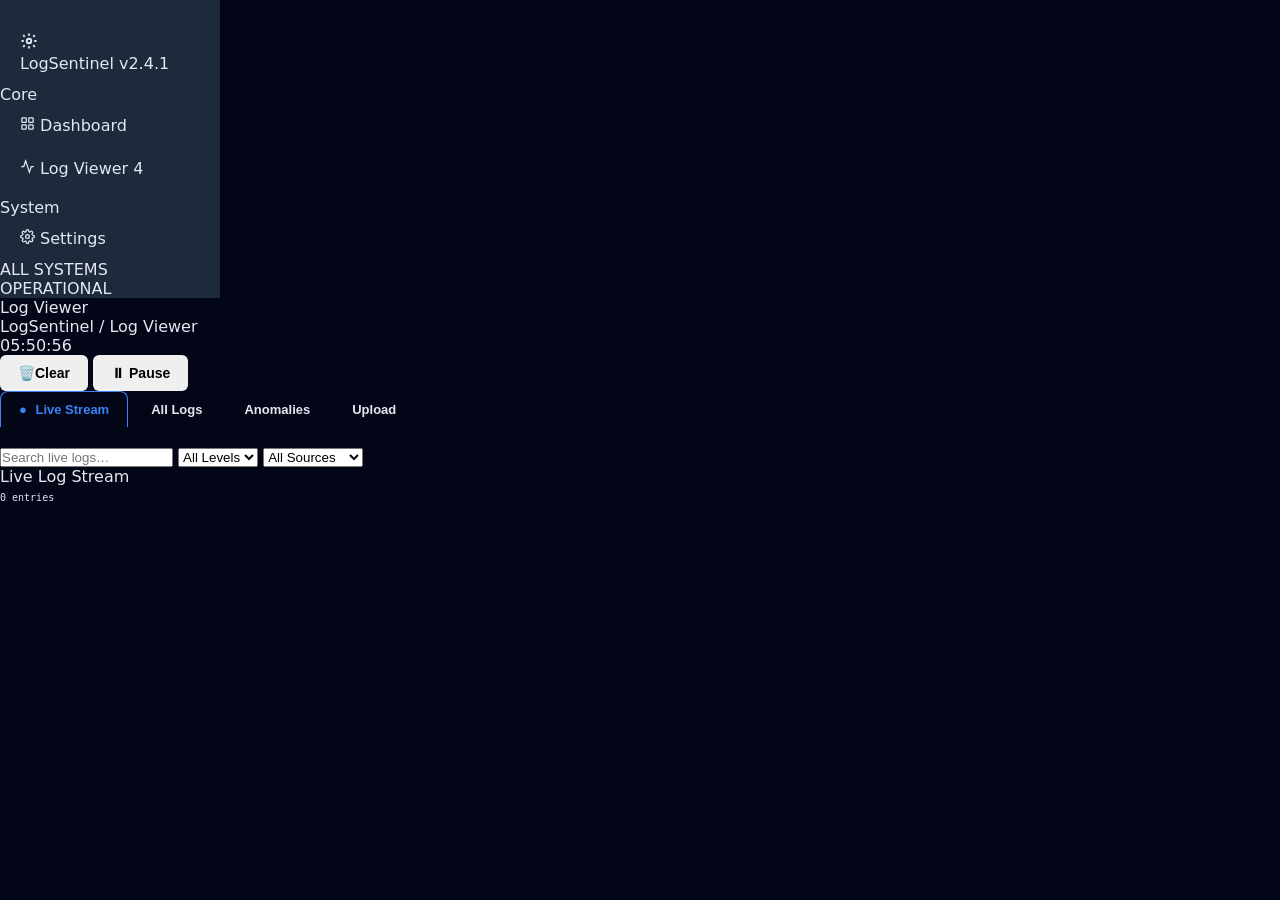
<file: frontend/Logs.html>
<!DOCTYPE html>
<html lang="en">
<head>
  <meta charset="UTF-8" />
  <meta name="viewport" content="width=device-width, initial-scale=1.0" />
  <title>LogSentinel — Log Viewer</title>
  <link rel="stylesheet" href="css/style.css" />
  <style>
    /* Page-specific extras */
    .tabs { display: flex; gap: 4px;
         border-bottom: 1px solid var(--border);
          margin-bottom: 20px; }
    .tab  {
      padding: 10px 18px; font-size: 13px; font-weight: 700; cursor: pointer;
      border-radius: 8px 8px 0 0; color: var(--muted);
      border: 1px solid transparent; border-bottom: none;
      transition: all 0.2s; font-family: 'Syne', sans-serif;
    }
    .tab:hover  { color: var(--text); }
    .tab.active { background: var(--surface); color: var(--accent); border-color: var(--border); border-bottom-color: var(--surface); }

    .tab-panel { display: none; }
    .tab-panel.active { display: block; animation: fadeIn 0.25s ease; }
    @keyframes fadeIn { from{opacity:0;transform:translateY(6px)} to{opacity:1;transform:translateY(0)} }

    .upload-zone {
      border: 2px dashed var(--border); border-radius: 12px;
      padding: 48px; text-align: center; cursor: pointer;
      transition: all 0.3s;
    }
    .upload-zone:hover, .upload-zone.drag-over {
      border-color: var(--accent);
      background: rgba(0,245,212,0.03);
    }
    .upload-icon  { font-size: 42px; display: block; margin-bottom: 12px; }
    .upload-title { font-size: 15px; font-weight: 700; color: var(--text); margin-bottom: 6px; }
    .upload-sub   { font-family: 'Space Mono', monospace; font-size: 11px; color: var(--muted); }
  </style>
</head>
<body>

<div class="app-shell">

  <!-- ═══════════════ SIDEBAR ═══════════════ -->
  <aside class="sidebar">
    <div class="sidebar-brand">
      <a class="brand-logo" href="index.html">
        <div class="brand-icon">
          <svg width="18" height="18" viewBox="0 0 24 24" fill="none" stroke="currentColor" stroke-width="2.5">
            <circle cx="12" cy="12" r="3"/>
            <path d="M12 2v3M12 19v3M4.22 4.22l2.12 2.12M17.66 17.66l2.12 2.12M2 12h3M19 12h3M4.22 19.78l2.12-2.12M17.66 6.34l2.12-2.12"/>
          </svg>
        </div>
        <div>
          <span class="brand-name">LogSentinel</span>
          <span class="brand-sub">v2.4.1</span>
        </div>
      </a>
    </div>

    <nav class="sidebar-nav">
      <div class="nav-section-label">Core</div>

      <a class="nav-item" href="index.html">
        <svg width="15" height="15" viewBox="0 0 24 24" fill="none" stroke="currentColor" stroke-width="2">
          <rect x="3" y="3" width="7" height="7" rx="1"/><rect x="14" y="3" width="7" height="7" rx="1"/>
          <rect x="3" y="14" width="7" height="7" rx="1"/><rect x="14" y="14" width="7" height="7" rx="1"/>
        </svg>
        Dashboard
      </a>

      <a class="nav-item active" href="logs.html">
        <svg width="15" height="15" viewBox="0 0 24 24" fill="none" stroke="currentColor" stroke-width="2">
          <polyline points="22 12 18 12 15 21 9 3 6 12 2 12"/>
        </svg>
        Log Viewer
        <span class="nav-badge">4</span>
      </a>

      <div class="nav-section-label" style="margin-top:8px">System</div>

      <a class="nav-item" href="#">
        <svg width="15" height="15" viewBox="0 0 24 24" fill="none" stroke="currentColor" stroke-width="2">
          <circle cx="12" cy="12" r="3"/>
          <path d="M19.4 15a1.65 1.65 0 00.33 1.82l.06.06a2 2 0 010 2.83 2 2 0 01-2.83 0l-.06-.06a1.65 1.65 0 00-1.82-.33 1.65 1.65 0 00-1 1.51V21a2 2 0 01-4 0v-.09A1.65 1.65 0 009 19.4a1.65 1.65 0 00-1.82.33l-.06.06a2 2 0 01-2.83-2.83l.06-.06A1.65 1.65 0 004.68 15a1.65 1.65 0 00-1.51-1H3a2 2 0 010-4h.09A1.65 1.65 0 004.6 9a1.65 1.65 0 00-.33-1.82l-.06-.06a2 2 0 012.83-2.83l.06.06A1.65 1.65 0 009 4.68a1.65 1.65 0 001-1.51V3a2 2 0 014 0v.09a1.65 1.65 0 001 1.51 1.65 1.65 0 001.82-.33l.06-.06a2 2 0 012.83 2.83l-.06.06A1.65 1.65 0 0019.4 9a1.65 1.65 0 001.51 1H21a2 2 0 010 4h-.09a1.65 1.65 0 00-1.51 1z"/>
        </svg>
        Settings
      </a>
    </nav>

    <div class="sidebar-footer">
      <div class="system-status">
        <div class="status-dot"></div>
        ALL SYSTEMS OPERATIONAL
      </div>
    </div>
  </aside>

  <!-- ═══════════════ MAIN ═══════════════ -->
  <div class="main">

    <header class="header">
      <div class="header-left">
        <div class="page-title">Log Viewer</div>
        <div class="page-breadcrumb">LogSentinel / Log Viewer</div>
      </div>
      <div class="header-right">
        <div class="header-clock" id="clock">--:--:--</div>
        <button class="btn btn-ghost" onclick="window.clearLogs()">🗑️Clear</button>
        <button class="btn btn-primary" id="pause-btn" onclick="window.togglePause()">⏸ Pause</button>
      </div>
    </header>

    <div class="page-content">

      <!-- Tabs -->
      <div class="tabs">
        <div class="tab active" onclick="switchTab('live')">
          <span style="color:var(--danger);margin-right:5px">●</span> Live Stream
        </div>
        <div class="tab" onclick="switchTab('all')">All Logs</div>
        <div class="tab" onclick="switchTab('anomalies')">Anomalies</div>
        <div class="tab" onclick="switchTab('upload')">Upload</div>
      </div>

      <!-- ▌ LIVE STREAM ▐ -->
      <div class="tab-panel active" id="tab-live">

        <div class="filter-bar">
          <input class="search-input" type="text" placeholder="Search live logs…"
            id="log-search" oninput="window.filterLogs()"/>
          <select class="select-input" id="log-level-filter" onchange="window.filterLogs()">
            <option value="">All Levels</option>
            <option>ERROR</option><option>WARN</option>
            <option>INFO</option><option>DEBUG</option>
          </select>
          <select class="select-input" id="log-source-filter" onchange="window.filterLogs()">
            <option value="">All Sources</option>
            <option>auth-service</option><option>api-gateway</option>
            <option>db-connector</option><option>rate-limiter</option>
            <option>ml-detector</option><option>firewall</option>
          </select>
        </div>

        <div class="panel">
          <div class="panel-header">
            <div class="panel-title">
              <span class="panel-title-dot" style="animation:dot-blink 0.8s infinite"></span>
              Live Log Stream
            </div>
            <span style="font-family:'Space Mono',monospace;font-size:10px;color:var(--muted)"
              id="log-count">0 entries</span>
          </div>
          <div class="panel-body" style="padding:12px 16px">
            <div class="log-feed" id="log-feed"></div>
          </div>
        </div>
      </div>

      <!-- ▌ ALL LOGS ▐ -->
      <div class="tab-panel" id="tab-all">
        <div class="panel">
          <div class="panel-header">
            <div class="panel-title">
              <span class="panel-title-dot" style="background:var(--info)"></span>
              All Captured Logs
            </div>
            <span style="font-family:'Space Mono',monospace;font-size:10px;color:var(--muted)"
              id="log-count-2">-- entries</span>
          </div>
          <div class="panel-body" style="padding:0">
            <table class="data-table">
              <thead>
                <tr><th>#</th><th>Time</th><th>Level</th><th>Source</th><th>Message</th></tr>
              </thead>
              <tbody id="log-table-body"></tbody>
            </table>
          </div>
        </div>
      </div>

      <!-- ▌ ANOMALIES ▐ -->
      <div class="tab-panel" id="tab-anomalies">

        <!-- Severity counts -->
        <div class="stats-grid" style="margin-bottom:16px">
          <div class="stat-card danger" style="padding:14px">
            <div class="stat-label">Critical</div>
            <div class="stat-value" id="sev-critical" style="font-size:22px">2</div>
          </div>
          <div class="stat-card warning" style="padding:14px">
            <div class="stat-label">High</div>
            <div class="stat-value" id="sev-high" style="font-size:22px">2</div>
          </div>
          <div class="stat-card info" style="padding:14px">
            <div class="stat-label">Medium</div>
            <div class="stat-value" id="sev-medium" style="font-size:22px">2</div>
          </div>
          <div class="stat-card success" style="padding:14px">
            <div class="stat-label">Low</div>
            <div class="stat-value" id="sev-low" style="font-size:22px">2</div>
          </div>
        </div>

        <div class="filter-bar">
          <input class="search-input" type="text" placeholder="Search anomalies…"
            id="anomaly-search" oninput="window.filterAnomalies()"/>
          <select class="select-input" id="anomaly-sev-filter" onchange="window.filterAnomalies()">
            <option value="">All Severities</option>
            <option>critical</option><option>high</option>
            <option>medium</option><option>low</option>
          </select>
          <button class="btn btn-danger" onclick="runAnomalyScan()">🔍 Run Detection Scan</button>
        </div>

        <div class="panel">
          <div class="panel-header">
            <div class="panel-title">
              <span class="panel-title-dot" style="background:var(--danger)"></span>
              Detected Anomalies
            </div>
          </div>
          <div class="panel-body" style="padding:0">
            <table class="data-table">
              <thead>
                <tr><th>ID</th><th>Anomaly</th><th>Source</th><th>Severity</th><th>Events</th><th>Detected</th><th>Actions</th></tr>
              </thead>
              <tbody id="anomaly-table-body"></tbody>
            </table>
          </div>
        </div>
      </div>

      <!-- ▌ UPLOAD ▐ -->
      <div class="tab-panel" id="tab-upload">
        <div class="content-grid">

          <div class="panel">
            <div class="panel-header">
              <div class="panel-title">
                <span class="panel-title-dot"></span>
                Upload Log File
              </div>
            </div>
            <div class="panel-body">
              <div class="upload-zone" id="upload-zone"
                onclick="document.getElementById('file-input').click()">
                <span class="upload-icon">📂</span>
                <div class="upload-title">Drop your log file here</div>
                <div class="upload-sub">Supports .log .txt .gz .json — Max 500MB</div>
                <input type="file" id="file-input" accept=".log,.txt,.gz,.json"
                  style="display:none" onchange="window.handleFileSelect(event)"/>
              </div>

              <div id="upload-preview" style="display:none;margin-top:16px">
                <div class="alert-strip warning">
                  📄 <span id="upload-filename">—</span> &nbsp;—&nbsp; <span id="upload-size">0 KB</span>
                </div>
                <div style="display:flex;gap:10px">
                  <button class="btn btn-primary" onclick="window.uploadFile()" style="flex:1">
                    Upload &amp; Process
                  </button>
                  <button class="btn btn-ghost" onclick="window.cancelUpload()">Cancel</button>
                </div>
              </div>

              <div id="upload-progress" style="display:none;margin-top:16px">
                <div class="progress-item">
                  <div class="progress-label">
                    <span>Uploading…</span>
                    <span id="upload-pct">0%</span>
                  </div>
                  <div class="progress-bar">
                    <div class="progress-fill" id="upload-bar"
                      style="width:0%;background:var(--accent)"></div>
                  </div>
                </div>
              </div>
            </div>
          </div>

          <div class="panel">
            <div class="panel-header">
              <div class="panel-title">
                <span class="panel-title-dot" style="background:var(--info)"></span>
                Recent Uploads
              </div>
            </div>
            <div class="panel-body" style="padding:0">
              <table class="data-table">
                <thead>
                  <tr><th>File</th><th>Size</th><th>Lines</th><th>Anomalies</th><th>Status</th></tr>
                </thead>
                <tbody>
                  <tr>
                    <td style="font-family:'Space Mono',monospace;font-size:10px">app-server-2024-02-14.log</td>
                    <td style="font-family:'Space Mono',monospace;font-size:10px">12.4 MB</td>
                    <td>84,210</td>
                    <td style="color:var(--danger);font-weight:700">13</td>
                    <td><span class="pill pill-success">DONE</span></td>
                  </tr>
                  <tr>
                    <td style="font-family:'Space Mono',monospace;font-size:10px">nginx-access.log.gz</td>
                    <td style="font-family:'Space Mono',monospace;font-size:10px">3.1 MB</td>
                    <td>211,405</td>
                    <td style="color:var(--warning);font-weight:700">5</td>
                    <td><span class="pill pill-success">DONE</span></td>
                  </tr>
                  <tr>
                    <td style="font-family:'Space Mono',monospace;font-size:10px">db-errors-2024-02-13.log</td>
                    <td style="font-family:'Space Mono',monospace;font-size:10px">891 KB</td>
                    <td>6,430</td>
                    <td style="color:var(--success);font-weight:700">0</td>
                    <td><span class="pill pill-success">DONE</span></td>
                  </tr>
                </tbody>
              </table>
            </div>
          </div>
        </div>
      </div>

    </div><!-- /page-content -->
  </div><!-- /main -->
</div><!-- /app-shell -->

<div class="toast-container" id="toast-container"></div>

<script src="js/api.js"></script>
<script src="js/logs.js"></script>
<script>
// Tab switching
function switchTab(name) {
  document.querySelectorAll('.tab').forEach((t, i) => {
    const names = ['live','all','anomalies','upload'];
    t.classList.toggle('active', names[i] === name);
  });
  document.querySelectorAll('.tab-panel').forEach(p => p.classList.remove('active'));
  const panel = document.getElementById(`tab-${name}`);
  if (panel) panel.classList.add('active');

  // Sync log count badge
  if (name === 'all') {
    const el = document.getElementById('log-count-2');
    const src = document.getElementById('log-count');
    if (el && src) el.textContent = src.textContent;
  }
  if (name === 'anomalies') renderSeverityCounts();
}

// Clock on logs page
document.addEventListener('DOMContentLoaded', () => {
  const el = document.getElementById('clock');
  if (el) {
    const tick = () => { el.textContent = new Date().toTimeString().slice(0, 8); };
    tick(); setInterval(tick, 1000);
  }
});
</script>
</body>
</html>
</file>
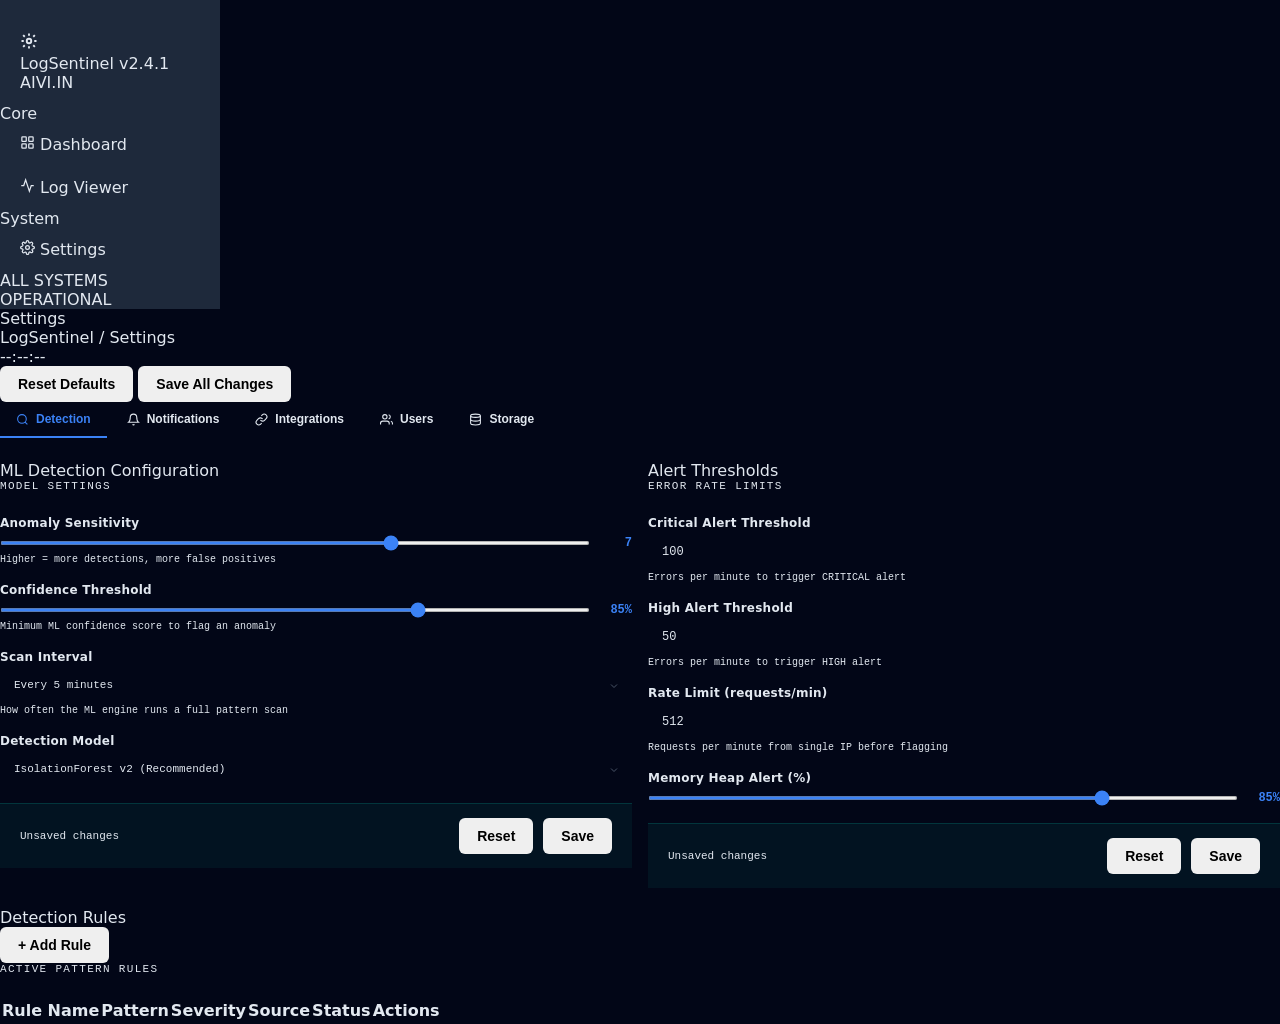
<file: frontend/settings.html>
<!DOCTYPE html>
<html lang="en">
<head>
  <meta charset="UTF-8" />
  <meta name="viewport" content="width=device-width, initial-scale=1.0" />
  <title>LogSentinel — Settings</title>
  <link rel="stylesheet" href="css/style.css" />
  <style>
    /* Settings-specific styles — no inline CSS */
    .settings-grid {
      display: grid;
      grid-template-columns: 1fr 1fr;
      gap: 16px;
      margin-bottom: 20px;
    }

    .settings-grid.full {
      grid-template-columns: 1fr;
    }

    .settings-section-title {
      font-size: 11px;
      font-family: 'Space Mono', monospace;
      letter-spacing: 0.12em;
      text-transform: uppercase;
      color: var(--muted);
      margin-bottom: 16px;
      padding-bottom: 8px;
      border-bottom: 1px solid var(--border);
    }

    /* Form fields */
    .form-group {
      margin-bottom: 18px;
    }

    .form-label {
      display: block;
      font-size: 12px;
      font-weight: 700;
      color: var(--text);
      margin-bottom: 6px;
      letter-spacing: 0.02em;
    }

    .form-hint {
      font-family: 'Space Mono', monospace;
      font-size: 10px;
      color: var(--muted);
      margin-top: 4px;
    }

    .form-input {
      width: 100%;
      background: var(--surface2);
      border: 1px solid var(--border);
      border-radius: 8px;
      padding: 9px 14px;
      color: var(--text);
      font-family: 'Space Mono', monospace;
      font-size: 12px;
      outline: none;
      transition: border-color 0.2s;
    }

    .form-input:focus {
      border-color: var(--accent);
      box-shadow: 0 0 0 3px rgba(0,245,212,0.08);
    }

    .form-input::placeholder {
      color: var(--muted);
    }

    .form-select {
      width: 100%;
      background: var(--surface2);
      border: 1px solid var(--border);
      border-radius: 8px;
      padding: 9px 14px;
      color: var(--text);
      font-family: 'Space Mono', monospace;
      font-size: 11px;
      outline: none;
      cursor: pointer;
      transition: border-color 0.2s;
      appearance: none;
      background-image: url("data:image/svg+xml,%3Csvg xmlns='http://www.w3.org/2000/svg' width='12' height='12' viewBox='0 0 24 24' fill='none' stroke='%234a5568' stroke-width='2'%3E%3Cpolyline points='6 9 12 15 18 9'/%3E%3C/svg%3E");
      background-repeat: no-repeat;
      background-position: right 12px center;
    }

    .form-select:focus {
      border-color: var(--accent);
    }

    /* Range slider */
    .range-wrap {
      display: flex;
      align-items: center;
      gap: 12px;
    }

    .form-range {
      flex: 1;
      accent-color: var(--accent);
      height: 4px;
      cursor: pointer;
    }

    .range-value {
      font-family: 'Space Mono', monospace;
      font-size: 12px;
      color: var(--accent);
      font-weight: 700;
      min-width: 30px;
      text-align: right;
    }

    /* Toggle switch */
    .toggle-row {
      display: flex;
      align-items: center;
      justify-content: space-between;
      padding: 12px 14px;
      background: var(--surface2);
      border-radius: 8px;
      border: 1px solid var(--border);
      margin-bottom: 8px;
      transition: border-color 0.2s;
    }

    .toggle-row:hover {
      border-color: rgba(0,245,212,0.2);
    }

    .toggle-info {
      display: flex;
      flex-direction: column;
      gap: 2px;
    }

    .toggle-label {
      font-size: 12px;
      font-weight: 700;
      color: var(--text);
    }

    .toggle-desc {
      font-family: 'Space Mono', monospace;
      font-size: 10px;
      color: var(--muted);
    }

    .toggle-switch {
      position: relative;
      width: 40px;
      height: 22px;
      flex-shrink: 0;
    }

    .toggle-switch input {
      opacity: 0;
      width: 0;
      height: 0;
      position: absolute;
    }

    .toggle-track {
      position: absolute;
      inset: 0;
      background: var(--border);
      border-radius: 22px;
      cursor: pointer;
      transition: background 0.25s;
    }

    .toggle-track::after {
      content: '';
      position: absolute;
      left: 3px;
      top: 3px;
      width: 16px;
      height: 16px;
      border-radius: 50%;
      background: var(--muted);
      transition: all 0.25s;
    }

    .toggle-switch input:checked + .toggle-track {
      background: rgba(0,245,212,0.3);
      border: 1px solid var(--accent);
    }

    .toggle-switch input:checked + .toggle-track::after {
      transform: translateX(18px);
      background: var(--accent);
      box-shadow: 0 0 8px var(--accent);
    }

    /* API Key field */
    .api-key-wrap {
      display: flex;
      gap: 8px;
    }

    .api-key-wrap .form-input {
      font-family: 'Space Mono', monospace;
      letter-spacing: 0.08em;
    }

    /* Webhook row */
    .webhook-row {
      display: flex;
      gap: 8px;
      margin-bottom: 8px;
    }

    .webhook-row .form-input {
      flex: 1;
    }

    /* Status badge */
    .conn-status {
      display: inline-flex;
      align-items: center;
      gap: 5px;
      font-family: 'Space Mono', monospace;
      font-size: 10px;
      padding: 3px 10px;
      border-radius: 10px;
    }

    .conn-status.connected {
      background: rgba(0,245,212,0.1);
      color: var(--success);
      border: 1px solid rgba(0,245,212,0.3);
    }

    .conn-status.disconnected {
      background: rgba(255,77,109,0.1);
      color: var(--danger);
      border: 1px solid rgba(255,77,109,0.3);
    }

    .conn-dot {
      width: 5px;
      height: 5px;
      border-radius: 50%;
      background: currentColor;
    }

    /* Save bar */
    .save-bar {
      display: flex;
      align-items: center;
      justify-content: space-between;
      padding: 14px 20px;
      background: rgba(0,245,212,0.05);
      border-top: 1px solid rgba(0,245,212,0.15);
    }

    .save-bar-msg {
      font-family: 'Space Mono', monospace;
      font-size: 11px;
      color: var(--muted);
    }

    .save-bar-msg.saved {
      color: var(--success);
    }

    .save-bar-actions {
      display: flex;
      gap: 10px;
    }

    /* User card */
    .user-card {
      display: flex;
      align-items: center;
      gap: 14px;
      padding: 14px;
      background: var(--surface2);
      border-radius: 10px;
      border: 1px solid var(--border);
      margin-bottom: 10px;
      transition: border-color 0.2s;
    }

    .user-card:hover {
      border-color: rgba(0,245,212,0.2);
    }

    .user-avatar {
      width: 38px;
      height: 38px;
      border-radius: 50%;
      display: flex;
      align-items: center;
      justify-content: center;
      font-size: 14px;
      font-weight: 800;
      flex-shrink: 0;
    }

    .user-avatar.green  { background: rgba(0,245,212,0.15); color: var(--success); border: 1px solid rgba(0,245,212,0.3); }
    .user-avatar.blue   { background: rgba(76,201,240,0.15); color: var(--info);    border: 1px solid rgba(76,201,240,0.3); }
    .user-avatar.orange { background: rgba(255,120,0,0.15);  color: #ff7800;        border: 1px solid rgba(255,120,0,0.3); }

    .user-info {
      flex: 1;
    }

    .user-name {
      font-size: 12px;
      font-weight: 700;
      color: var(--text);
    }

    .user-role {
      font-family: 'Space Mono', monospace;
      font-size: 10px;
      color: var(--muted);
      margin-top: 1px;
    }

    .user-actions {
      display: flex;
      gap: 6px;
    }

    /* Settings tabs */
    .settings-tabs {
      display: flex;
      gap: 4px;
      margin-bottom: 24px;
      border-bottom: 1px solid var(--border);
    }

    .settings-tab {
      padding: 10px 16px;
      font-size: 12px;
      font-weight: 700;
      cursor: pointer;
      color: var(--muted);
      border-bottom: 2px solid transparent;
      transition: all 0.2s;
      display: flex;
      align-items: center;
      gap: 7px;
      margin-bottom: -1px;
      font-family: 'Syne', sans-serif;
      background: none;
      border-left: none;
      border-right: none;
      border-top: none;
    }

    .settings-tab:hover {
      color: var(--text);
    }

    .settings-tab.active {
      color: var(--accent);
      border-bottom-color: var(--accent);
    }

    .settings-panel {
      display: none;
      animation: fadeIn 0.25s ease;
    }

    .settings-panel.active {
      display: block;
    }

    @keyframes fadeIn {
      from { opacity: 0; transform: translateY(6px); }
      to   { opacity: 1; transform: translateY(0); }
    }

    /* Retention table */
    .retention-row {
      display: flex;
      align-items: center;
      gap: 12px;
      padding: 10px 14px;
      background: var(--surface2);
      border-radius: 8px;
      border: 1px solid var(--border);
      margin-bottom: 8px;
    }

    .retention-label {
      font-size: 12px;
      font-weight: 700;
      color: var(--text);
      flex: 1;
    }

    .retention-sub {
      font-family: 'Space Mono', monospace;
      font-size: 10px;
      color: var(--muted);
    }

    @media (max-width: 900px) {
      .settings-grid { grid-template-columns: 1fr; }
    }
  </style>
</head>
<body>

<div class="app-shell">

  <!-- ═══════════════ SIDEBAR ═══════════════ -->
  <aside class="sidebar">
    <div class="sidebar-brand">
      <a class="brand-logo" href="index.html">
        <div class="brand-icon">
          <svg width="18" height="18" viewBox="0 0 24 24" fill="none" stroke="currentColor" stroke-width="2.5">
            <circle cx="12" cy="12" r="3"/>
            <path d="M12 2v3M12 19v3M4.22 4.22l2.12 2.12M17.66 17.66l2.12 2.12M2 12h3M19 12h3M4.22 19.78l2.12-2.12M17.66 6.34l2.12-2.12"/>
          </svg>
        </div>
        <div>
          <span class="brand-name">LogSentinel</span>
          <span class="brand-sub">v2.4.1 AIVI.IN</span>
        </div>
      </a>
    </div>

    <nav class="sidebar-nav">
      <div class="nav-section-label">Core</div>

      <a class="nav-item" href="index.html">
        <svg width="15" height="15" viewBox="0 0 24 24" fill="none" stroke="currentColor" stroke-width="2">
          <rect x="3" y="3" width="7" height="7" rx="1"/><rect x="14" y="3" width="7" height="7" rx="1"/>
          <rect x="3" y="14" width="7" height="7" rx="1"/><rect x="14" y="14" width="7" height="7" rx="1"/>
        </svg>
        Dashboard
      </a>

      <a class="nav-item" href="logs.html">
        <svg width="15" height="15" viewBox="0 0 24 24" fill="none" stroke="currentColor" stroke-width="2">
          <polyline points="22 12 18 12 15 21 9 3 6 12 2 12"/>
        </svg>
        Log Viewer
      </a>

      <div class="nav-section-label">System</div>

      <a class="nav-item active" href="settings.html">
        <svg width="15" height="15" viewBox="0 0 24 24" fill="none" stroke="currentColor" stroke-width="2">
          <circle cx="12" cy="12" r="3"/>
          <path d="M19.4 15a1.65 1.65 0 00.33 1.82l.06.06a2 2 0 010 2.83 2 2 0 01-2.83 0l-.06-.06a1.65 1.65 0 00-1.82-.33 1.65 1.65 0 00-1 1.51V21a2 2 0 01-4 0v-.09A1.65 1.65 0 009 19.4a1.65 1.65 0 00-1.82.33l-.06.06a2 2 0 01-2.83-2.83l.06-.06A1.65 1.65 0 004.68 15a1.65 1.65 0 00-1.51-1H3a2 2 0 010-4h.09A1.65 1.65 0 004.6 9a1.65 1.65 0 00-.33-1.82l-.06-.06a2 2 0 012.83-2.83l.06.06A1.65 1.65 0 009 4.68a1.65 1.65 0 001-1.51V3a2 2 0 014 0v.09a1.65 1.65 0 001 1.51 1.65 1.65 0 001.82-.33l.06-.06a2 2 0 012.83 2.83l-.06.06A1.65 1.65 0 0019.4 9a1.65 1.65 0 001.51 1H21a2 2 0 010 4h-.09a1.65 1.65 0 00-1.51 1z"/>
        </svg>
        Settings
      </a>
    </nav>

    <div class="sidebar-footer">
      <div class="system-status">
        <div class="status-dot"></div>
        ALL SYSTEMS OPERATIONAL
      </div>
    </div>
  </aside>

  <!-- ═══════════════ MAIN ═══════════════ -->
  <div class="main">

    <header class="header">
      <div class="header-left">
        <div class="page-title">Settings</div>
        <div class="page-breadcrumb">LogSentinel / Settings</div>
      </div>
      <div class="header-right">
        <div class="header-clock" id="clock">--:--:--</div>
        <button class="btn btn-ghost" onclick="resetAll()">Reset Defaults</button>
        <button class="btn btn-primary" onclick="saveAll()">Save All Changes</button>
      </div>
    </header>

    <div class="page-content">

      <!-- Settings Tabs -->
      <div class="settings-tabs">
        <button class="settings-tab active" onclick="switchTab('detection')">
          <svg width="13" height="13" viewBox="0 0 24 24" fill="none" stroke="currentColor" stroke-width="2">
            <circle cx="11" cy="11" r="8"/><line x1="21" y1="21" x2="16.65" y2="16.65"/>
          </svg>
          Detection
        </button>
        <button class="settings-tab" onclick="switchTab('notifications')">
          <svg width="13" height="13" viewBox="0 0 24 24" fill="none" stroke="currentColor" stroke-width="2">
            <path d="M18 8A6 6 0 006 8c0 7-3 9-3 9h18s-3-2-3-9"/><path d="M13.73 21a2 2 0 01-3.46 0"/>
          </svg>
          Notifications
        </button>
        <button class="settings-tab" onclick="switchTab('integrations')">
          <svg width="13" height="13" viewBox="0 0 24 24" fill="none" stroke="currentColor" stroke-width="2">
            <path d="M10 13a5 5 0 007.54.54l3-3a5 5 0 00-7.07-7.07l-1.72 1.71"/>
            <path d="M14 11a5 5 0 00-7.54-.54l-3 3a5 5 0 007.07 7.07l1.71-1.71"/>
          </svg>
          Integrations
        </button>
        <button class="settings-tab" onclick="switchTab('users')">
          <svg width="13" height="13" viewBox="0 0 24 24" fill="none" stroke="currentColor" stroke-width="2">
            <path d="M17 21v-2a4 4 0 00-4-4H5a4 4 0 00-4 4v2"/>
            <circle cx="9" cy="7" r="4"/>
            <path d="M23 21v-2a4 4 0 00-3-3.87"/><path d="M16 3.13a4 4 0 010 7.75"/>
          </svg>
          Users
        </button>
        <button class="settings-tab" onclick="switchTab('storage')">
          <svg width="13" height="13" viewBox="0 0 24 24" fill="none" stroke="currentColor" stroke-width="2">
            <ellipse cx="12" cy="5" rx="9" ry="3"/>
            <path d="M21 12c0 1.66-4 3-9 3s-9-1.34-9-3"/>
            <path d="M3 5v14c0 1.66 4 3 9 3s9-1.34 9-3V5"/>
          </svg>
          Storage
        </button>
      </div>

      <!-- ═══ TAB: DETECTION ═══ -->
      <div class="settings-panel active" id="tab-detection">
        <div class="settings-grid">

          <!-- ML Detection Config -->
          <div class="panel">
            <div class="panel-header">
              <div class="panel-title">
                <span class="panel-title-dot"></span>
                ML Detection Configuration
              </div>
            </div>
            <div class="panel-body">
              <div class="settings-section-title">Model Settings</div>

              <div class="form-group">
                <label class="form-label">Anomaly Sensitivity</label>
                <div class="range-wrap">
                  <input class="form-range" type="range" min="1" max="10" value="7" id="sensitivity"
                    oninput="document.getElementById('sensitivity-val').textContent = this.value"/>
                  <span class="range-value" id="sensitivity-val">7</span>
                </div>
                <div class="form-hint">Higher = more detections, more false positives</div>
              </div>

              <div class="form-group">
                <label class="form-label">Confidence Threshold</label>
                <div class="range-wrap">
                  <input class="form-range" type="range" min="50" max="99" value="85" id="confidence"
                    oninput="document.getElementById('confidence-val').textContent = this.value + '%'"/>
                  <span class="range-value" id="confidence-val">85%</span>
                </div>
                <div class="form-hint">Minimum ML confidence score to flag an anomaly</div>
              </div>

              <div class="form-group">
                <label class="form-label">Scan Interval</label>
                <select class="form-select" id="scan-interval">
                  <option>Every 1 minute</option>
                  <option selected>Every 5 minutes</option>
                  <option>Every 15 minutes</option>
                  <option>Every 30 minutes</option>
                  <option>Every hour</option>
                </select>
                <div class="form-hint">How often the ML engine runs a full pattern scan</div>
              </div>

              <div class="form-group">
                <label class="form-label">Detection Model</label>
                <select class="form-select">
                  <option selected>IsolationForest v2 (Recommended)</option>
                  <option>LSTM Autoencoder</option>
                  <option>Statistical Z-Score</option>
                  <option>Custom Model</option>
                </select>
              </div>
            </div>
            <div class="save-bar">
              <span class="save-bar-msg" id="detection-save-msg">Unsaved changes</span>
              <div class="save-bar-actions">
                <button class="btn btn-ghost" onclick="resetDetection()">Reset</button>
                <button class="btn btn-primary" onclick="saveDetection()">Save</button>
              </div>
            </div>
          </div>

          <!-- Alert Thresholds -->
          <div class="panel">
            <div class="panel-header">
              <div class="panel-title">
                <span class="panel-title-dot"></span>
                Alert Thresholds
              </div>
            </div>
            <div class="panel-body">
              <div class="settings-section-title">Error Rate Limits</div>

              <div class="form-group">
                <label class="form-label">Critical Alert Threshold</label>
                <input class="form-input" type="number" value="100" placeholder="errors/min" id="thresh-critical"/>
                <div class="form-hint">Errors per minute to trigger CRITICAL alert</div>
              </div>

              <div class="form-group">
                <label class="form-label">High Alert Threshold</label>
                <input class="form-input" type="number" value="50" placeholder="errors/min" id="thresh-high"/>
                <div class="form-hint">Errors per minute to trigger HIGH alert</div>
              </div>

              <div class="form-group">
                <label class="form-label">Rate Limit (requests/min)</label>
                <input class="form-input" type="number" value="512" placeholder="req/min" id="thresh-rate"/>
                <div class="form-hint">Requests per minute from single IP before flagging</div>
              </div>

              <div class="form-group">
                <label class="form-label">Memory Heap Alert (%)</label>
                <div class="range-wrap">
                  <input class="form-range" type="range" min="50" max="95" value="85" id="heap-threshold"
                    oninput="document.getElementById('heap-val').textContent = this.value + '%'"/>
                  <span class="range-value" id="heap-val">85%</span>
                </div>
              </div>
            </div>
            <div class="save-bar">
              <span class="save-bar-msg">Unsaved changes</span>
              <div class="save-bar-actions">
                <button class="btn btn-ghost" onclick="resetThresholds()">Reset</button>
                <button class="btn btn-primary" onclick="saveThresholds()">Save</button>
              </div>
            </div>
          </div>
        </div>

        <!-- Pattern Rules -->
        <div class="panel">
          <div class="panel-header">
            <div class="panel-title">
              <span class="panel-title-dot"></span>
              Detection Rules
            </div>
            <button class="btn btn-ghost" onclick="addRule()">+ Add Rule</button>
          </div>
          <div class="panel-body">
            <div class="settings-section-title">Active Pattern Rules</div>
            <table class="data-table" id="rules-table">
              <thead>
                <tr>
                  <th>Rule Name</th>
                  <th>Pattern</th>
                  <th>Severity</th>
                  <th>Source</th>
                  <th>Status</th>
                  <th>Actions</th>
                </tr>
              </thead>
              <tbody id="rules-tbody"></tbody>
            </table>
          </div>
        </div>
      </div>

      <!-- ═══ TAB: NOTIFICATIONS ═══ -->
      <div class="settings-panel" id="tab-notifications">
        <div class="settings-grid">

          <!-- Alert Channels -->
          <div class="panel">
            <div class="panel-header">
              <div class="panel-title">
                <span class="panel-title-dot"></span>
                Alert Channels
              </div>
            </div>
            <div class="panel-body">
              <div class="settings-section-title">Severity-based Rules</div>

              <div class="toggle-row">
                <div class="toggle-info">
                  <div class="toggle-label">Critical Anomaly Alerts</div>
                  <div class="toggle-desc">Instant notify on severity: CRITICAL</div>
                </div>
                <label class="toggle-switch">
                  <input type="checkbox" checked onchange="onToggle(this,'critical')"/>
                  <span class="toggle-track"></span>
                </label>
              </div>

              <div class="toggle-row">
                <div class="toggle-info">
                  <div class="toggle-label">High Severity Alerts</div>
                  <div class="toggle-desc">Notify on severity: HIGH</div>
                </div>
                <label class="toggle-switch">
                  <input type="checkbox" checked onchange="onToggle(this,'high')"/>
                  <span class="toggle-track"></span>
                </label>
              </div>

              <div class="toggle-row">
                <div class="toggle-info">
                  <div class="toggle-label">Medium Severity Alerts</div>
                  <div class="toggle-desc">Notify on severity: MEDIUM</div>
                </div>
                <label class="toggle-switch">
                  <input type="checkbox" onchange="onToggle(this,'medium')"/>
                  <span class="toggle-track"></span>
                </label>
              </div>

              <div class="toggle-row">
                <div class="toggle-info">
                  <div class="toggle-label">Daily Digest Email</div>
                  <div class="toggle-desc">Summary report every 24 hours</div>
                </div>
                <label class="toggle-switch">
                  <input type="checkbox" checked onchange="onToggle(this,'digest')"/>
                  <span class="toggle-track"></span>
                </label>
              </div>

              <div class="toggle-row">
                <div class="toggle-info">
                  <div class="toggle-label">Resolved Anomaly Notify</div>
                  <div class="toggle-desc">Alert when an anomaly is marked resolved</div>
                </div>
                <label class="toggle-switch">
                  <input type="checkbox" onchange="onToggle(this,'resolved')"/>
                  <span class="toggle-track"></span>
                </label>
              </div>
            </div>
          </div>

          <!-- Email / Slack -->
          <div class="panel">
            <div class="panel-header">
              <div class="panel-title">
                <span class="panel-title-dot"></span>
                Delivery Configuration
              </div>
            </div>
            <div class="panel-body">
              <div class="settings-section-title">Email</div>

              <div class="form-group">
                <label class="form-label">SMTP Host</label>
                <input class="form-input" type="text" value="smtp.mailgun.org" placeholder="smtp.example.com" id="smtp-host"/>
              </div>

              <div class="form-group">
                <label class="form-label">Recipient Emails</label>
                <input class="form-input" type="text" value="admin@corp.io, security@corp.io" placeholder="email1, email2"/>
                <div class="form-hint">Comma-separated list of alert recipients</div>
              </div>

              <div class="settings-section-title">Slack</div>

              <div class="form-group">
                <label class="form-label">Slack Webhook URL</label>
                <div class="webhook-row">
                  <input class="form-input" type="password" value="https://hooks.slack.com/services/T00/B00/XXXX"
                    id="slack-webhook" placeholder="https://hooks.slack.com/services/…"/>
                  <button class="btn btn-ghost" onclick="testSlack()">Test</button>
                </div>
              </div>

              <div class="form-group">
                <label class="form-label">Slack Channel</label>
                <input class="form-input" type="text" value="#security-alerts" placeholder="#channel"/>
              </div>
            </div>
            <div class="save-bar">
              <span class="save-bar-msg">Unsaved changes</span>
              <div class="save-bar-actions">
                <button class="btn btn-primary" onclick="saveNotifications()">Save</button>
              </div>
            </div>
          </div>
        </div>
      </div>

      <!-- ═══ TAB: INTEGRATIONS ═══ -->
      <div class="settings-panel" id="tab-integrations">
        <div class="settings-grid">

          <!-- API Keys -->
          <div class="panel">
            <div class="panel-header">
              <div class="panel-title">
                <span class="panel-title-dot"></span>
                API Keys
              </div>
              <button class="btn btn-ghost" onclick="generateKey()">+ Generate</button>
            </div>
            <div class="panel-body">
              <div class="settings-section-title">Active API Keys</div>

              <div class="form-group">
                <label class="form-label">Production API Key</label>
                <div class="api-key-wrap">
                  <input class="form-input" type="password" id="api-key-prod"
                    value="sk-prod-a8f3b2c1d4e5f6a7b8c9d0e1f2a3b4c5"/>
                  <button class="btn btn-ghost" onclick="toggleKey('api-key-prod')">Show</button>
                  <button class="btn btn-danger" onclick="revokeKey('prod')">Revoke</button>
                </div>
                <div class="form-hint">Created 14 Jan 2024 · Last used 2 hours ago</div>
              </div>

              <div class="form-group">
                <label class="form-label">Staging API Key</label>
                <div class="api-key-wrap">
                  <input class="form-input" type="password" id="api-key-staging"
                    value="sk-stg-z9y8x7w6v5u4t3s2r1q0p9o8n7m6l5"/>
                  <button class="btn btn-ghost" onclick="toggleKey('api-key-staging')">Show</button>
                  <button class="btn btn-danger" onclick="revokeKey('staging')">Revoke</button>
                </div>
                <div class="form-hint">Created 2 Feb 2024 · Last used 5 days ago</div>
              </div>
            </div>
          </div>

          <!-- Webhook Endpoints -->
          <div class="panel">
            <div class="panel-header">
              <div class="panel-title">
                <span class="panel-title-dot"></span>
                Webhook Endpoints
              </div>
              <button class="btn btn-ghost" onclick="addWebhook()">+ Add</button>
            </div>
            <div class="panel-body">
              <div class="settings-section-title">Registered Endpoints</div>

              <div class="form-group">
                <label class="form-label">Anomaly Detected</label>
                <div class="webhook-row">
                  <input class="form-input" type="text" value="https://api.corp.io/hooks/anomaly"/>
                  <span class="conn-status connected"><span class="conn-dot"></span>OK</span>
                </div>
              </div>

              <div class="form-group">
                <label class="form-label">Log Upload Complete</label>
                <div class="webhook-row">
                  <input class="form-input" type="text" value="https://api.corp.io/hooks/upload"/>
                  <span class="conn-status connected"><span class="conn-dot"></span>OK</span>
                </div>
              </div>

              <div class="form-group">
                <label class="form-label">System Health Alert</label>
                <div class="webhook-row">
                  <input class="form-input" type="text" placeholder="https://…"/>
                  <span class="conn-status disconnected"><span class="conn-dot"></span>None</span>
                </div>
              </div>
            </div>
            <div class="save-bar">
              <span class="save-bar-msg">Unsaved changes</span>
              <div class="save-bar-actions">
                <button class="btn btn-ghost" onclick="testWebhooks()">Test All</button>
                <button class="btn btn-primary" onclick="saveIntegrations()">Save</button>
              </div>
            </div>
          </div>
        </div>

        <!-- External Services -->
        <div class="panel">
          <div class="panel-header">
            <div class="panel-title">
              <span class="panel-title-dot"></span>
              External Services
            </div>
          </div>
          <div class="panel-body">
            <div class="settings-section-title">Connected Services</div>
            <table class="data-table">
              <thead>
                <tr><th>Service</th><th>Type</th><th>Status</th><th>Last Sync</th><th>Actions</th></tr>
              </thead>
              <tbody>
                <tr>
                  <td>Elasticsearch</td>
                  <td><span class="pill pill-info">Storage</span></td>
                  <td><span class="conn-status connected"><span class="conn-dot"></span>Connected</span></td>
                  <td>2 min ago</td>
                  <td><button class="btn btn-ghost" style="font-size:10px;padding:4px 8px">Configure</button></td>
                </tr>
                <tr>
                  <td>Grafana</td>
                  <td><span class="pill pill-success">Visualization</span></td>
                  <td><span class="conn-status connected"><span class="conn-dot"></span>Connected</span></td>
                  <td>5 min ago</td>
                  <td><button class="btn btn-ghost" style="font-size:10px;padding:4px 8px">Configure</button></td>
                </tr>
                <tr>
                  <td>PagerDuty</td>
                  <td><span class="pill pill-warning">Alerting</span></td>
                  <td><span class="conn-status disconnected"><span class="conn-dot"></span>Disconnected</span></td>
                  <td>Never</td>
                  <td><button class="btn btn-primary" style="font-size:10px;padding:4px 8px">Connect</button></td>
                </tr>
                <tr>
                  <td>AWS S3</td>
                  <td><span class="pill pill-info">Archive</span></td>
                  <td><span class="conn-status connected"><span class="conn-dot"></span>Connected</span></td>
                  <td>1 hr ago</td>
                  <td><button class="btn btn-ghost" style="font-size:10px;padding:4px 8px">Configure</button></td>
                </tr>
              </tbody>
            </table>
          </div>
        </div>
      </div>

      <!-- ═══ TAB: USERS ═══ -->
      <div class="settings-panel" id="tab-users">
        <div class="settings-grid">

          <!-- User List -->
          <div class="panel">
            <div class="panel-header">
              <div class="panel-title">
                <span class="panel-title-dot"></span>
                Team Members
              </div>
              <button class="btn btn-primary" onclick="inviteUser()">+ Invite</button>
            </div>
            <div class="panel-body">
              <div class="settings-section-title">Active Users (3)</div>

              <div class="user-card">
                <div class="user-avatar green">AK</div>
                <div class="user-info">
                  <div class="user-name">Arjun Kumar</div>
                  <div class="user-role">admin · arjun@corp.io</div>
                </div>
                <div class="user-actions">
                  <span class="pill pill-danger">ADMIN</span>
                  <button class="btn btn-ghost" style="font-size:10px;padding:4px 8px">Edit</button>
                </div>
              </div>

              <div class="user-card">
                <div class="user-avatar blue">PS</div>
                <div class="user-info">
                  <div class="user-name">Priya Sharma</div>
                  <div class="user-role">analyst · priya@corp.io</div>
                </div>
                <div class="user-actions">
                  <span class="pill pill-info">ANALYST</span>
                  <button class="btn btn-ghost" style="font-size:10px;padding:4px 8px">Edit</button>
                </div>
              </div>

              <div class="user-card">
                <div class="user-avatar orange">RV</div>
                <div class="user-info">
                  <div class="user-name">Rahul Verma</div>
                  <div class="user-role">viewer · rahul@corp.io</div>
                </div>
                <div class="user-actions">
                  <span class="pill pill-success">VIEWER</span>
                  <button class="btn btn-ghost" style="font-size:10px;padding:4px 8px">Edit</button>
                </div>
              </div>
            </div>
          </div>

          <!-- Role Permissions -->
          <div class="panel">
            <div class="panel-header">
              <div class="panel-title">
                <span class="panel-title-dot"></span>
                Role Permissions
              </div>
            </div>
            <div class="panel-body">
              <div class="settings-section-title">Access Matrix</div>
              <table class="data-table">
                <thead>
                  <tr><th>Permission</th><th>Admin</th><th>Analyst</th><th>Viewer</th></tr>
                </thead>
                <tbody>
                  <tr>
                    <td>View Dashboard</td>
                    <td><span class="pill pill-success">✓</span></td>
                    <td><span class="pill pill-success">✓</span></td>
                    <td><span class="pill pill-success">✓</span></td>
                  </tr>
                  <tr>
                    <td>View Logs</td>
                    <td><span class="pill pill-success">✓</span></td>
                    <td><span class="pill pill-success">✓</span></td>
                    <td><span class="pill pill-success">✓</span></td>
                  </tr>
                  <tr>
                    <td>Upload Logs</td>
                    <td><span class="pill pill-success">✓</span></td>
                    <td><span class="pill pill-success">✓</span></td>
                    <td><span class="pill pill-danger">✗</span></td>
                  </tr>
                  <tr>
                    <td>Resolve Anomaly</td>
                    <td><span class="pill pill-success">✓</span></td>
                    <td><span class="pill pill-success">✓</span></td>
                    <td><span class="pill pill-danger">✗</span></td>
                  </tr>
                  <tr>
                    <td>Run Scan</td>
                    <td><span class="pill pill-success">✓</span></td>
                    <td><span class="pill pill-warning">✓</span></td>
                    <td><span class="pill pill-danger">✗</span></td>
                  </tr>
                  <tr>
                    <td>Modify Settings</td>
                    <td><span class="pill pill-success">✓</span></td>
                    <td><span class="pill pill-danger">✗</span></td>
                    <td><span class="pill pill-danger">✗</span></td>
                  </tr>
                  <tr>
                    <td>Manage Users</td>
                    <td><span class="pill pill-success">✓</span></td>
                    <td><span class="pill pill-danger">✗</span></td>
                    <td><span class="pill pill-danger">✗</span></td>
                  </tr>
                </tbody>
              </table>
            </div>
          </div>
        </div>
      </div>

      <!-- ═══ TAB: STORAGE ═══ -->
      <div class="settings-panel" id="tab-storage">
        <div class="settings-grid">

          <!-- Retention Policy -->
          <div class="panel">
            <div class="panel-header">
              <div class="panel-title">
                <span class="panel-title-dot"></span>
                Log Retention Policy
              </div>
            </div>
            <div class="panel-body">
              <div class="settings-section-title">Retention Rules</div>

              <div class="retention-row">
                <div class="toggle-info">
                  <div class="toggle-label">ERROR Logs</div>
                  <div class="retention-sub">High-priority, keep longer</div>
                </div>
                <select class="form-select" style="width:140px">
                  <option>90 days</option>
                  <option selected>180 days</option>
                  <option>365 days</option>
                  <option>Forever</option>
                </select>
              </div>

              <div class="retention-row">
                <div class="toggle-info">
                  <div class="toggle-label">WARN Logs</div>
                  <div class="retention-sub">Medium priority</div>
                </div>
                <select class="form-select" style="width:140px">
                  <option selected>90 days</option>
                  <option>180 days</option>
                  <option>365 days</option>
                </select>
              </div>

              <div class="retention-row">
                <div class="toggle-info">
                  <div class="toggle-label">INFO / DEBUG Logs</div>
                  <div class="retention-sub">Low priority, purge sooner</div>
                </div>
                <select class="form-select" style="width:140px">
                  <option selected>30 days</option>
                  <option>60 days</option>
                  <option>90 days</option>
                </select>
              </div>

              <div class="retention-row">
                <div class="toggle-info">
                  <div class="toggle-label">Anomaly Records</div>
                  <div class="retention-sub">Keep for compliance</div>
                </div>
                <select class="form-select" style="width:140px">
                  <option>1 year</option>
                  <option selected>2 years</option>
                  <option>Forever</option>
                </select>
              </div>
            </div>
            <div class="save-bar">
              <span class="save-bar-msg">Unsaved changes</span>
              <div class="save-bar-actions">
                <button class="btn btn-primary" onclick="saveStorage()">Save</button>
              </div>
            </div>
          </div>

          <!-- Storage Stats -->
          <div class="panel">
            <div class="panel-header">
              <div class="panel-title">
                <span class="panel-title-dot"></span>
                Storage Usage
              </div>
            </div>
            <div class="panel-body">
              <div class="settings-section-title">Current Usage</div>

              <div class="progress-list">
                <div class="progress-item">
                  <div class="progress-label">
                    <span>ERROR Logs</span><span>18.4 GB / 50 GB</span>
                  </div>
                  <div class="progress-bar">
                    <div class="progress-fill" data-width="37" style="background:var(--danger)"></div>
                  </div>
                </div>
                <div class="progress-item">
                  <div class="progress-label">
                    <span>WARN Logs</span><span>9.1 GB / 50 GB</span>
                  </div>
                  <div class="progress-bar">
                    <div class="progress-fill" data-width="18" style="background:var(--warning)"></div>
                  </div>
                </div>
                <div class="progress-item">
                  <div class="progress-label">
                    <span>INFO / DEBUG</span><span>31.2 GB / 50 GB</span>
                  </div>
                  <div class="progress-bar">
                    <div class="progress-fill" data-width="62" style="background:var(--info)"></div>
                  </div>
                </div>
                <div class="progress-item">
                  <div class="progress-label">
                    <span>Anomaly Records</span><span>4.7 GB / 20 GB</span>
                  </div>
                  <div class="progress-bar">
                    <div class="progress-fill" data-width="24" style="background:var(--success)"></div>
                  </div>
                </div>
              </div>

              <div class="settings-section-title" style="margin-top:20px">Archiving</div>

              <div class="toggle-row">
                <div class="toggle-info">
                  <div class="toggle-label">Auto-archive to AWS S3</div>
                  <div class="toggle-desc">Move old logs to cold storage</div>
                </div>
                <label class="toggle-switch">
                  <input type="checkbox" checked/>
                  <span class="toggle-track"></span>
                </label>
              </div>

              <div class="toggle-row">
                <div class="toggle-info">
                  <div class="toggle-label">Compress on Archive</div>
                  <div class="toggle-desc">Gzip logs before S3 upload</div>
                </div>
                <label class="toggle-switch">
                  <input type="checkbox" checked/>
                  <span class="toggle-track"></span>
                </label>
              </div>
            </div>
          </div>
        </div>
      </div>

    </div><!-- /page-content -->
  </div><!-- /main -->
</div><!-- /app-shell -->

<div class="toast-container" id="toast-container"></div>

<script src="js/api.js"></script>
<script src="js/settings.js"></script>
</body>
</html>
</file>
<file: frontend/css/style.css>
/* ===============================
   ROOT VARIABLES
================================= */

:root {
    --primary: #0f172a;
    --secondary: #1e293b;
    --accent: #3b82f6;
    --bg: #020617;

    --card-bg: #1e293b;

    --text-main: #e2e8f0;
    --text-light: #94a3b8;

    --error: #ef4444;
    --warning: #f59e0b;
    --success: #22c55e;
}

/* ===============================
   GLOBAL
================================= */

* {
    margin: 0;
    padding: 0;
    box-sizing: border-box;
}

body {
    font-family: system-ui, -apple-system, Segoe UI, Roboto, sans-serif;
    background: var(--bg);
    color: var(--text-main);
}


/* ===============================
   NAVBAR
================================= */

.navbar {
    background: var(--secondary);
    padding: 16px 24px;
    display: flex;
    justify-content: space-between;
    align-items: center;
}

.navbar h1 {
    font-size: 20px;
    font-weight: 600;
}

.version {
    font-size: 12px;
    margin-left: 10px;
    color: var(--text-light);
}

.status-badge {
    font-size: 14px;
    color: var(--success);
}


/* ===============================
   LAYOUT
================================= */

.container {
    display: flex;
    min-height: calc(100vh - 70px);
}


/* ===============================
   SIDEBAR
================================= */

.sidebar {
    width: 220px;
    background: var(--secondary);
    padding-top: 20px;
}

.sidebar ul {
    list-style: none;
}

.sidebar li {
    margin-bottom: 8px;
}

.sidebar a {
    display: block;
    padding: 12px 20px;
    color: var(--text-main);
    text-decoration: none;
    border-radius: 6px;
    transition: background 0.2s ease;
}

.sidebar a:hover,
.sidebar .active a {
    background: var(--accent);
}


/* ===============================
   CONTENT
================================= */

.content {
    flex: 1;
    padding: 30px;
}


/* ===============================
   PAGE HEADER
================================= */

.page-header h2 {
    font-size: 22px;
    margin-bottom: 6px;
}

.page-header p {
    color: var(--text-light);
    margin-bottom: 25px;
}


/* ===============================
   KPI CARDS
================================= */

.kpi-grid {
    display: grid;
    grid-template-columns: repeat(auto-fit, minmax(220px, 1fr));
    gap: 20px;
    margin-bottom: 30px;
}

.kpi-card {
    background: var(--card-bg);
    padding: 20px;
    border-radius: 10px;
    border: 1px solid #334155;
}

.kpi-card h3 {
    font-size: 13px;
    color: var(--text-light);
    margin-bottom: 10px;
}

.kpi-value {
    font-size: 24px;
    font-weight: bold;
}

.kpi-value.error {
    color: var(--error);
}

.kpi-value.warning {
    color: var(--warning);
}


/* ===============================
   CHARTS
================================= */

.charts-grid {
    display: grid;
    grid-template-columns: 1fr 1fr;
    gap: 25px;
    margin-bottom: 30px;
}

.chart-card {
    background: var(--card-bg);
    padding: 20px;
    border-radius: 10px;
    border: 1px solid #334155;
}

.chart-header {
    margin-bottom: 15px;
}

.chart-header h3 {
    font-size: 15px;
}


/* ===============================
   BUTTONS
================================= */

.btn,
.btn-primary {
    padding: 10px 18px;
    border-radius: 6px;
    border: none;
    cursor: pointer;
    font-size: 14px;
    font-weight: 600;
}

.btn.primary {
    background: var(--accent);
    color: white;
}

.btn.primary:hover {
    background: #2563eb;
}

.btn.secondary {
    background: #334155;
    color: white;
}

.btn.secondary:hover {
    background: #475569;
}


/* ===============================
   FILTER SECTION
================================= */

.filter-section {
    display: flex;
    flex-wrap: wrap;
    gap: 15px;
    margin-bottom: 25px;
    background: var(--card-bg);
    padding: 20px;
    border-radius: 10px;
    border: 1px solid #334155;
}

.filter-group {
    display: flex;
    flex-direction: column;
}

.filter-group label {
    font-size: 13px;
    margin-bottom: 5px;
    color: var(--text-light);
}

.filter-group input,
.filter-group select {
    padding: 8px;
    border-radius: 6px;
    border: 1px solid #475569;
    background: #0f172a;
    color: var(--text-main);
}


/* ===============================
   TABLES
================================= */

.table-section {
    background: var(--card-bg);
    padding: 20px;
    border-radius: 10px;
    border: 1px solid #334155;
    overflow-x: auto;
}

.logs-table {
    width: 100%;
    border-collapse: collapse;
    font-size: 14px;
}

.logs-table th {
    padding: 12px;
    text-align: left;
    border-bottom: 1px solid #334155;
    color: var(--text-light);
}

.logs-table td {
    padding: 12px;
    border-top: 1px solid #334155;
}

.logs-table tr:hover {
    background: #0f172a;
}


/* ===============================
   LEVEL BADGES
================================= */

.level-info {
    color: #3b82f6;
    font-weight: 600;
}

.level-warn {
    color: var(--warning);
    font-weight: 600;
}

.level-error {
    color: var(--error);
    font-weight: 600;
}

.level-critical {
    color: #a855f7;
    font-weight: 600;
}


/* ===============================
   ANOMALY HISTORY
================================= */

.history-table {
    width: 100%;
    border-collapse: collapse;
}

.history-table th,
.history-table td {
    padding: 12px;
    border-bottom: 1px solid #334155;
}

.empty-row {
    text-align: center;
    padding: 20px;
    color: var(--text-light);
}


/* ===============================
   SEVERITY BADGES
================================= */

.severity-badge {
    padding: 5px 10px;
    border-radius: 20px;
    font-size: 12px;
    font-weight: 600;
}

.severity-high {
    background: rgba(239, 68, 68, 0.15);
    color: var(--error);
}

.severity-medium {
    background: rgba(245, 158, 11, 0.15);
    color: var(--warning);
}

.severity-low {
    background: rgba(34, 197, 94, 0.15);
    color: var(--success);
}


/* ===============================
   PAGINATION
================================= */

.pagination-section {
    margin-top: 20px;
    display: flex;
    align-items: center;
    gap: 15px;
}


/* ===============================
   FOOTER
================================= */

.footer {
    text-align: center;
    padding: 15px;
    font-size: 13px;
    background: var(--secondary);
}


/* ===============================
   SCROLLBAR (nice UI touch)
================================= */

::-webkit-scrollbar {
    width: 8px;
}

::-webkit-scrollbar-track {
    background: #020617;
}

::-webkit-scrollbar-thumb {
    background: #475569;
    border-radius: 6px;
}

::-webkit-scrollbar-thumb:hover {
    background: #64748b;
}


/* ===============================
   RESPONSIVE
================================= */

@media (max-width: 900px) {

    .charts-grid {
        grid-template-columns: 1fr;
    }

    .sidebar {
        display: none;
    }

    .container {
        flex-direction: column;
    }
}
</file>
